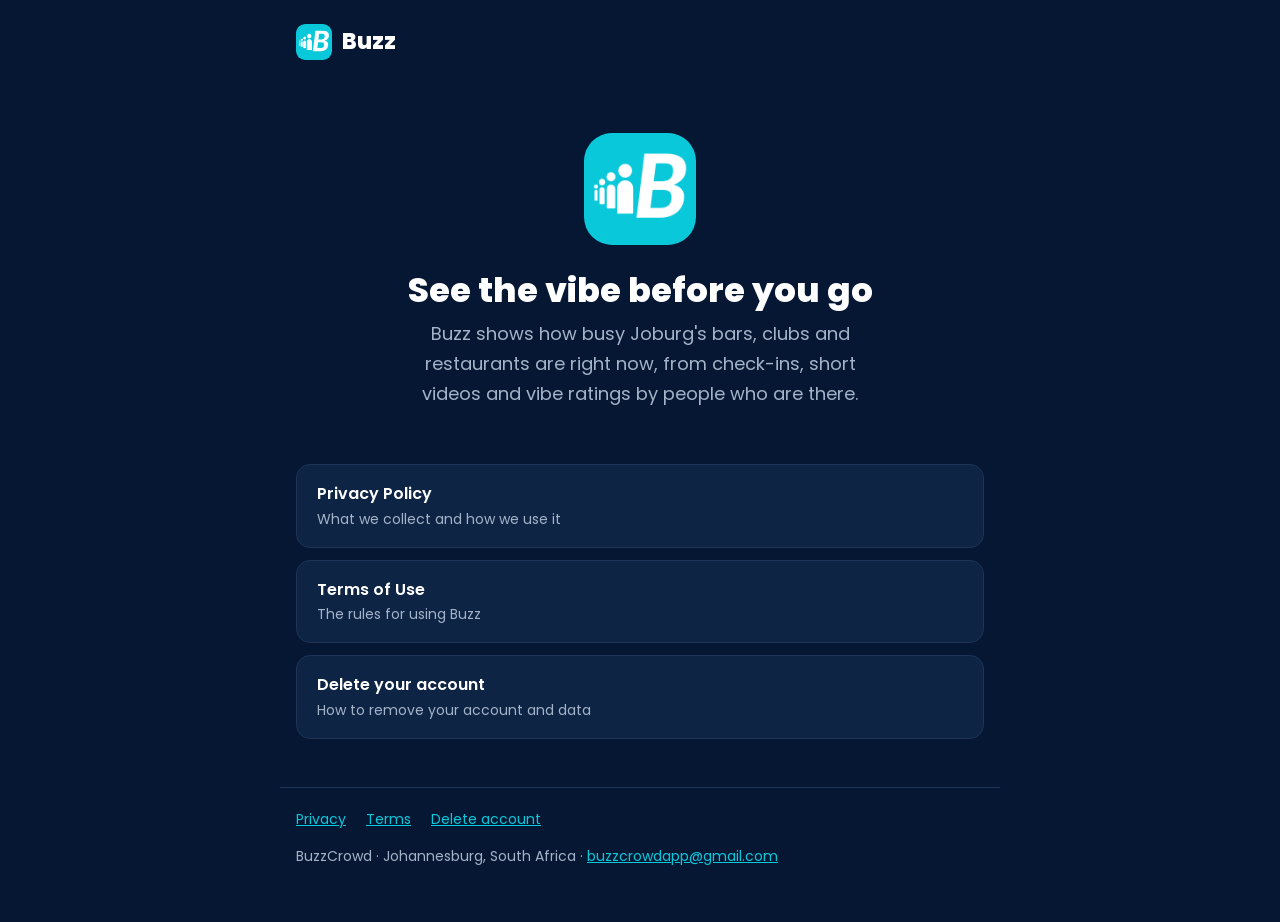
<file: index.html>
<!doctype html>
<html lang="en">
<head>
<meta charset="utf-8">
<meta name="viewport" content="width=device-width, initial-scale=1">
<title>Buzz · See the vibe before you go</title>
<meta name="description" content="Real-time crowd levels at Joburg's venues.">
<link rel="icon" type="image/png" href="logo.png">
<link rel="stylesheet" href="style.css">
</head>
<body>
<header><a class="brand" href=""><img src="logo.png" alt="" width="36" height="36">Buzz</a></header>
<main>
<section class="hero">
<img src="logo.png" alt="Buzz logo" width="112" height="112">
<h1>See the vibe before you go</h1>
<p>Buzz shows how busy Joburg's bars, clubs and restaurants are right now, from check-ins, short videos and vibe ratings by people who are there.</p>
</section>
<div class="links">
<a href="privacy/">Privacy Policy<span>What we collect and how we use it</span></a>
<a href="terms/">Terms of Use<span>The rules for using Buzz</span></a>
<a href="delete-account/">Delete your account<span>How to remove your account and data</span></a>
</div>
</main>
<footer><nav><a href="privacy/">Privacy</a><a href="terms/">Terms</a><a href="delete-account/">Delete account</a></nav><p>BuzzCrowd · Johannesburg, South Africa · <a href="mailto:buzzcrowdapp@gmail.com">buzzcrowdapp@gmail.com</a></p></footer>
</body>
</html>
</file>
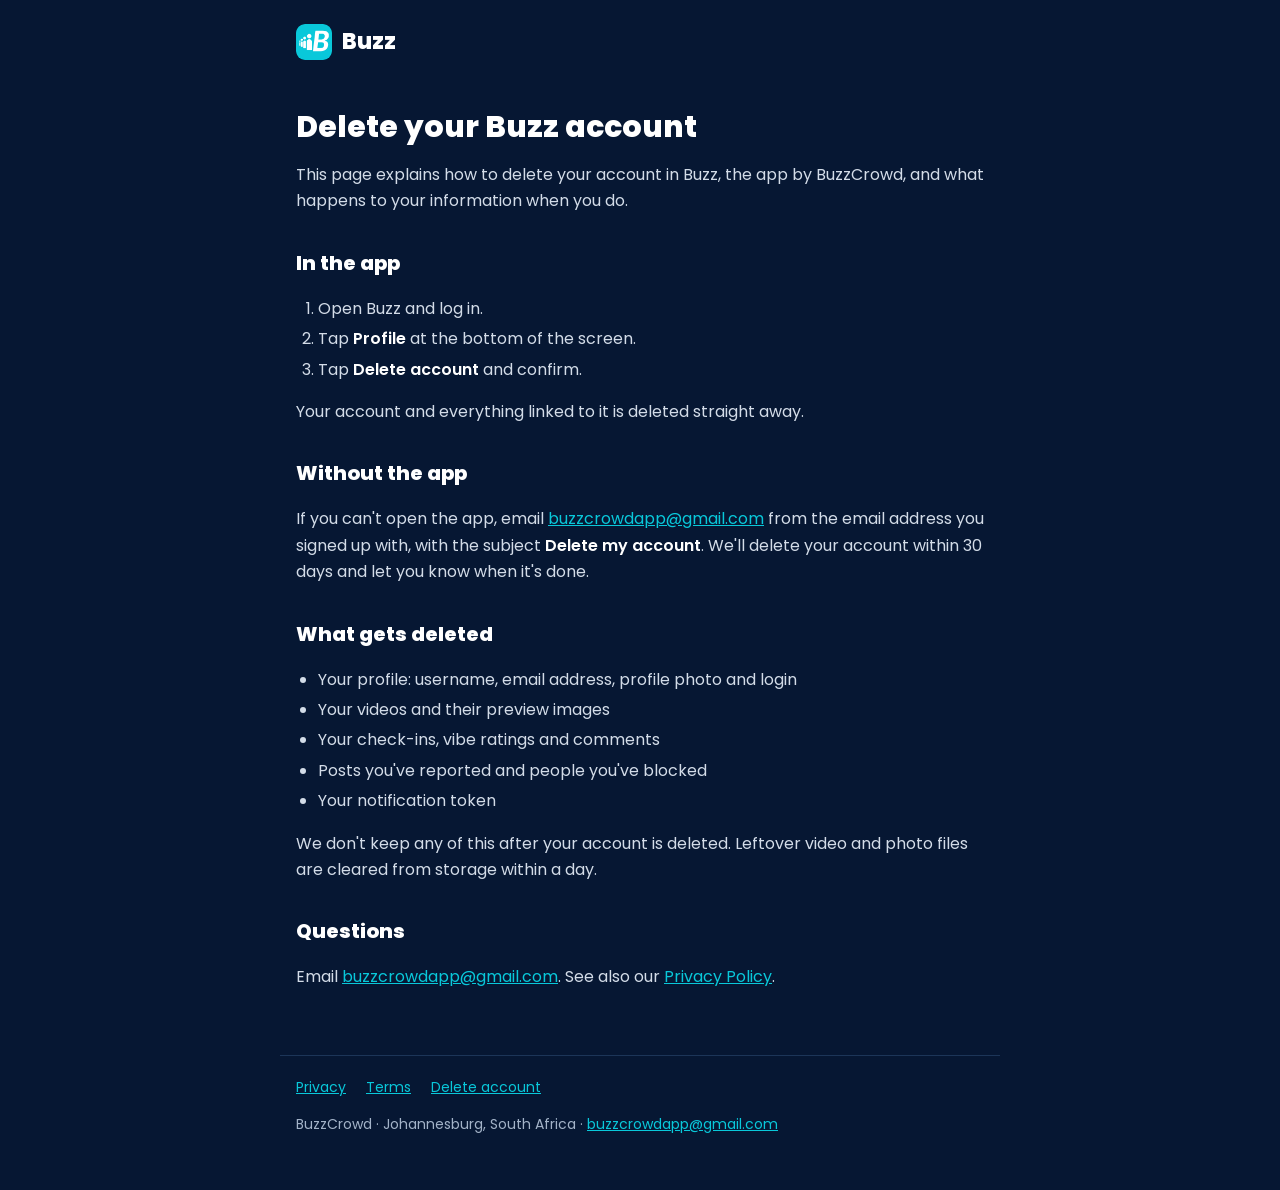
<file: delete-account/index.html>
<!doctype html>
<html lang="en">
<head>
<meta charset="utf-8">
<meta name="viewport" content="width=device-width, initial-scale=1">
<title>Delete your Buzz account · Buzz</title>
<meta name="description" content="Delete your Buzz account for the Buzz app.">
<link rel="icon" type="image/png" href="../logo.png">
<link rel="stylesheet" href="../style.css">
</head>
<body>
<header><a class="brand" href="../"><img src="../logo.png" alt="" width="36" height="36">Buzz</a></header>
<main>
<h1>Delete your Buzz account</h1>
<p>This page explains how to delete your account in Buzz, the app by BuzzCrowd, and what happens to your information when you do.</p>
<h2>In the app</h2>
<ol>
<li>Open Buzz and log in.</li>
<li>Tap <strong>Profile</strong> at the bottom of the screen.</li>
<li>Tap <strong>Delete account</strong> and confirm.</li>
</ol>
<p>Your account and everything linked to it is deleted straight away.</p>
<h2>Without the app</h2>
<p>If you can't open the app, email <a href="mailto:buzzcrowdapp@gmail.com">buzzcrowdapp@gmail.com</a> from the email address you signed up with, with the subject <strong>Delete my account</strong>. We'll delete your account within 30 days and let you know when it's done.</p>
<h2>What gets deleted</h2>
<ul>
<li>Your profile: username, email address, profile photo and login</li>
<li>Your videos and their preview images</li>
<li>Your check-ins, vibe ratings and comments</li>
<li>Posts you've reported and people you've blocked</li>
<li>Your notification token</li>
</ul>
<p>We don't keep any of this after your account is deleted. Leftover video and photo files are cleared from storage within a day.</p>
<h2>Questions</h2>
<p>Email <a href="mailto:buzzcrowdapp@gmail.com">buzzcrowdapp@gmail.com</a>. See also our <a href="../privacy/">Privacy Policy</a>.</p>
</main>
<footer><nav><a href="../privacy/">Privacy</a><a href="../terms/">Terms</a><a href="../delete-account/">Delete account</a></nav><p>BuzzCrowd · Johannesburg, South Africa · <a href="mailto:buzzcrowdapp@gmail.com">buzzcrowdapp@gmail.com</a></p></footer>
</body>
</html>
</file>
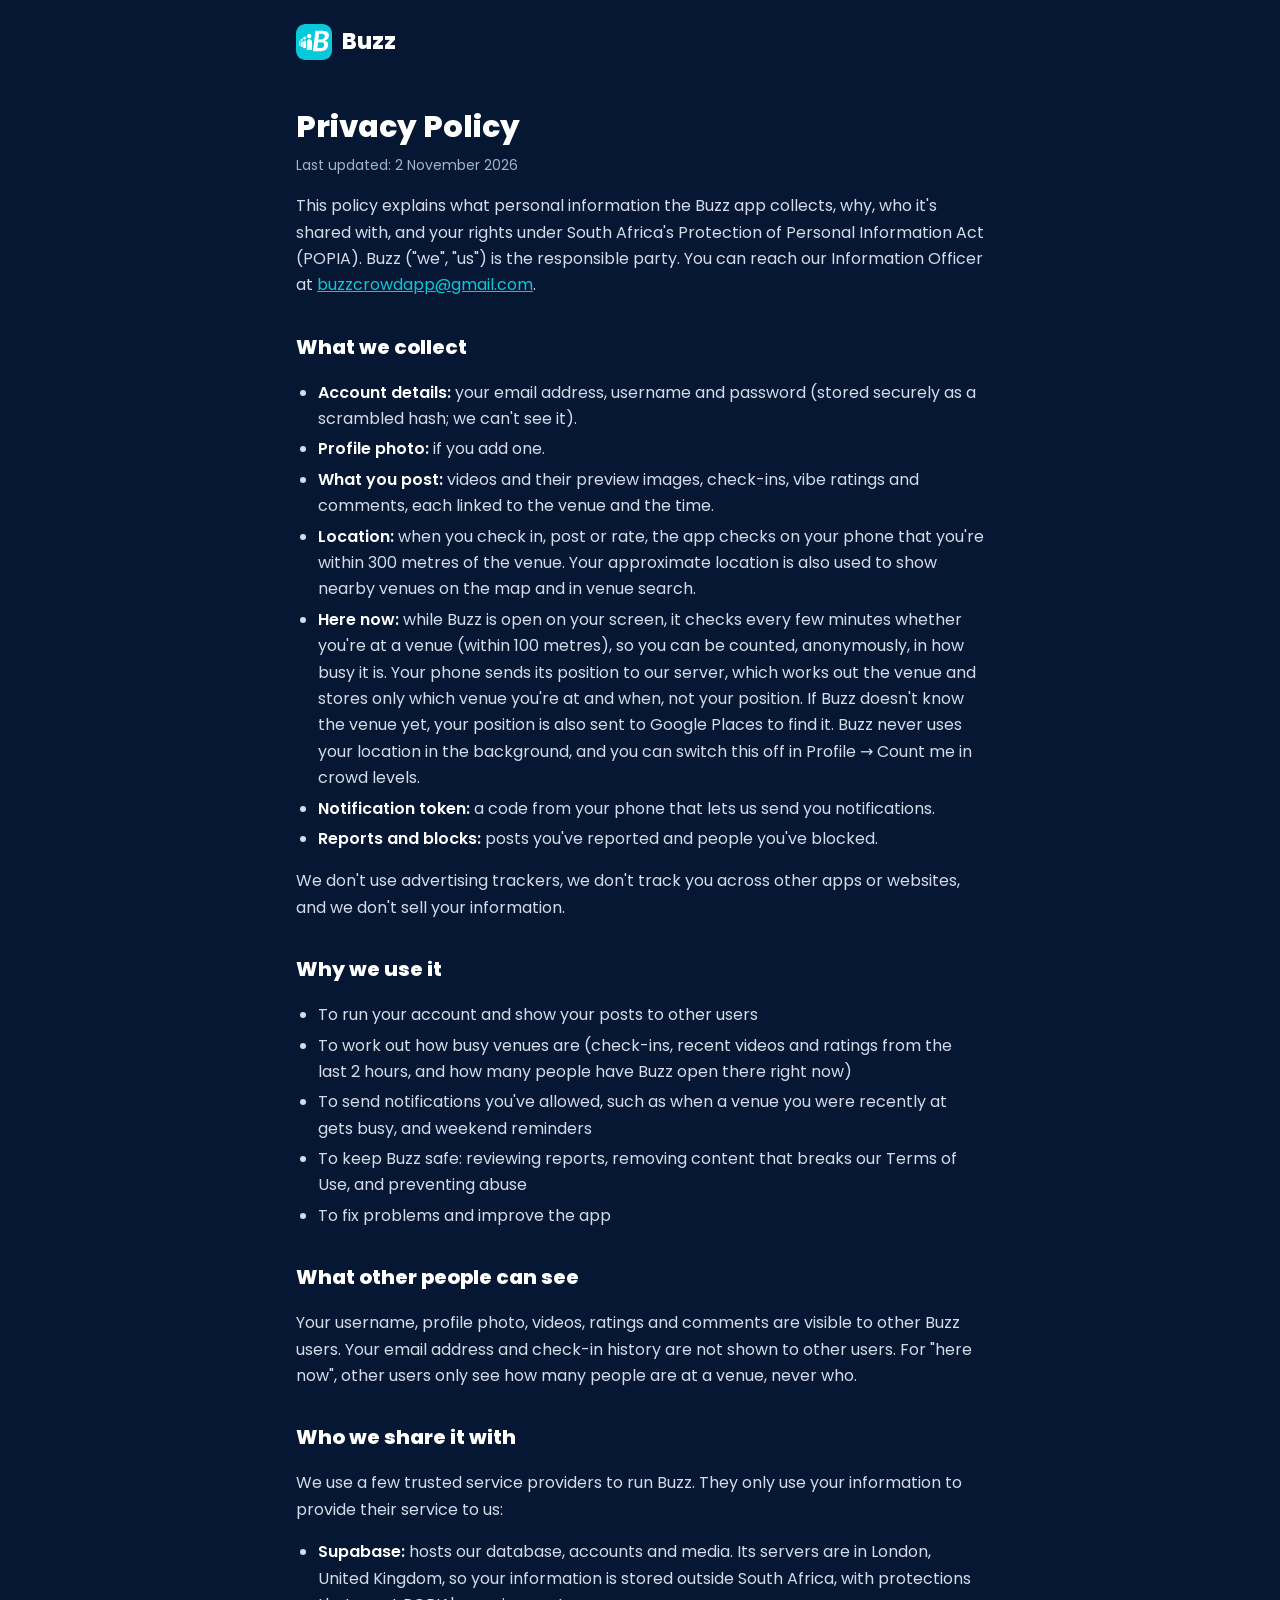
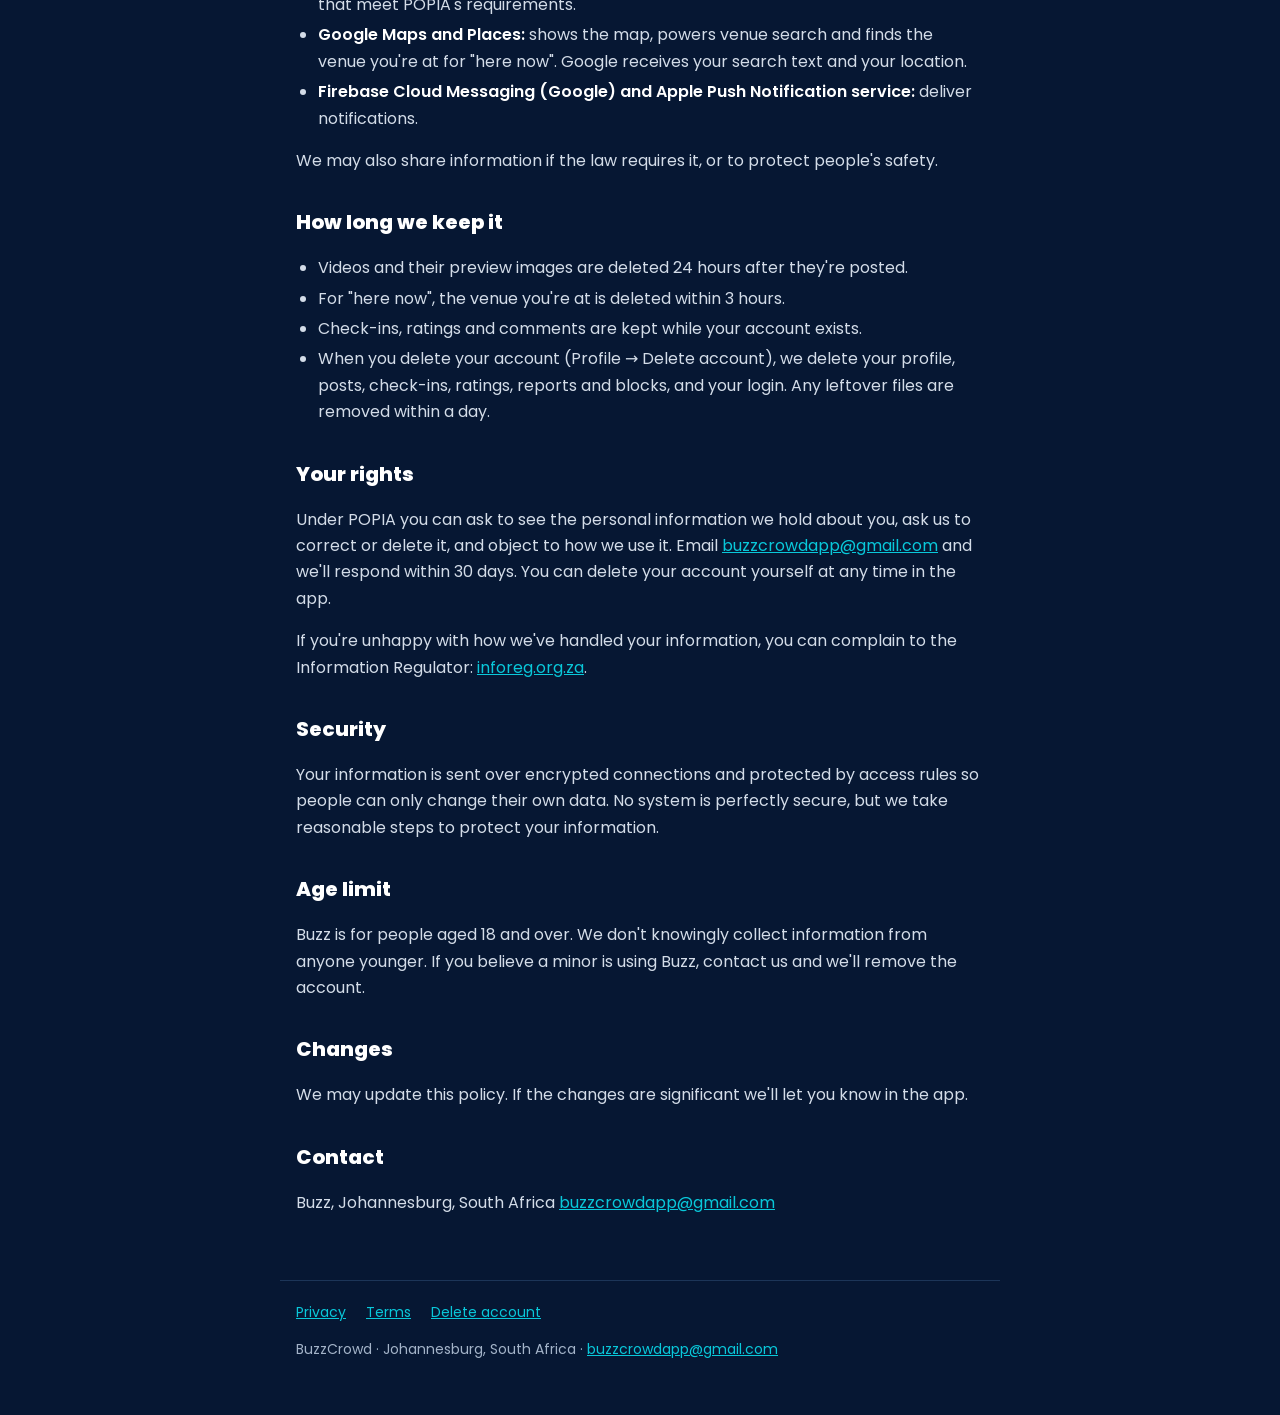
<file: privacy/index.html>
<!doctype html>
<html lang="en">
<head>
<meta charset="utf-8">
<meta name="viewport" content="width=device-width, initial-scale=1">
<title>Privacy Policy · Buzz</title>
<meta name="description" content="Privacy Policy for the Buzz app.">
<link rel="icon" type="image/png" href="../logo.png">
<link rel="stylesheet" href="../style.css">
</head>
<body>
<header><a class="brand" href="../"><img src="../logo.png" alt="" width="36" height="36">Buzz</a></header>
<main>
<h1>Privacy Policy</h1>
<p class="updated">Last updated: 2 November 2026</p>
<p>This policy explains what personal information the Buzz app collects, why, who it's shared with, and your rights under South Africa's Protection of Personal Information Act (POPIA). Buzz ("we", "us") is the responsible party. You can reach our Information Officer at <a href="mailto:buzzcrowdapp@gmail.com">buzzcrowdapp@gmail.com</a>.</p>
<h2>What we collect</h2>
<ul>
<li><strong>Account details:</strong> your email address, username and password (stored securely as a scrambled hash; we can't see it).</li>
<li><strong>Profile photo:</strong> if you add one.</li>
<li><strong>What you post:</strong> videos and their preview images, check-ins, vibe ratings and comments, each linked to the venue and the time.</li>
<li><strong>Location:</strong> when you check in, post or rate, the app checks on your phone that you're within 300 metres of the venue. Your approximate location is also used to show nearby venues on the map and in venue search.</li>
<li><strong>Here now:</strong> while Buzz is open on your screen, it checks every few minutes whether you're at a venue (within 100 metres), so you can be counted, anonymously, in how busy it is. Your phone sends its position to our server, which works out the venue and stores only which venue you're at and when, not your position. If Buzz doesn't know the venue yet, your position is also sent to Google Places to find it. Buzz never uses your location in the background, and you can switch this off in Profile → Count me in crowd levels.</li>
<li><strong>Notification token:</strong> a code from your phone that lets us send you notifications.</li>
<li><strong>Reports and blocks:</strong> posts you've reported and people you've blocked.</li>
</ul>
<p>We don't use advertising trackers, we don't track you across other apps or websites, and we don't sell your information.</p>
<h2>Why we use it</h2>
<ul>
<li>To run your account and show your posts to other users</li>
<li>To work out how busy venues are (check-ins, recent videos and ratings from the last 2 hours, and how many people have Buzz open there right now)</li>
<li>To send notifications you've allowed, such as when a venue you were recently at gets busy, and weekend reminders</li>
<li>To keep Buzz safe: reviewing reports, removing content that breaks our Terms of Use, and preventing abuse</li>
<li>To fix problems and improve the app</li>
</ul>
<h2>What other people can see</h2>
<p>Your username, profile photo, videos, ratings and comments are visible to other Buzz users. Your email address and check-in history are not shown to other users. For "here now", other users only see how many people are at a venue, never who.</p>
<h2>Who we share it with</h2>
<p>We use a few trusted service providers to run Buzz. They only use your information to provide their service to us:</p>
<ul>
<li><strong>Supabase:</strong> hosts our database, accounts and media. Its servers are in London, United Kingdom, so your information is stored outside South Africa, with protections that meet POPIA's requirements.</li>
<li><strong>Google Maps and Places:</strong> shows the map, powers venue search and finds the venue you're at for "here now". Google receives your search text and your location.</li>
<li><strong>Firebase Cloud Messaging (Google) and Apple Push Notification service:</strong> deliver notifications.</li>
</ul>
<p>We may also share information if the law requires it, or to protect people's safety.</p>
<h2>How long we keep it</h2>
<ul>
<li>Videos and their preview images are deleted 24 hours after they're posted.</li>
<li>For "here now", the venue you're at is deleted within 3 hours.</li>
<li>Check-ins, ratings and comments are kept while your account exists.</li>
<li>When you delete your account (Profile → Delete account), we delete your profile, posts, check-ins, ratings, reports and blocks, and your login. Any leftover files are removed within a day.</li>
</ul>
<h2>Your rights</h2>
<p>Under POPIA you can ask to see the personal information we hold about you, ask us to correct or delete it, and object to how we use it. Email <a href="mailto:buzzcrowdapp@gmail.com">buzzcrowdapp@gmail.com</a> and we'll respond within 30 days. You can delete your account yourself at any time in the app.</p>
<p>If you're unhappy with how we've handled your information, you can complain to the Information Regulator: <a href="https://inforeg.org.za">inforeg.org.za</a>.</p>
<h2>Security</h2>
<p>Your information is sent over encrypted connections and protected by access rules so people can only change their own data. No system is perfectly secure, but we take reasonable steps to protect your information.</p>
<h2>Age limit</h2>
<p>Buzz is for people aged 18 and over. We don't knowingly collect information from anyone younger. If you believe a minor is using Buzz, contact us and we'll remove the account.</p>
<h2>Changes</h2>
<p>We may update this policy. If the changes are significant we'll let you know in the app.</p>
<h2>Contact</h2>
<p>Buzz, Johannesburg, South Africa <a href="mailto:buzzcrowdapp@gmail.com">buzzcrowdapp@gmail.com</a></p>
</main>
<footer><nav><a href="../privacy/">Privacy</a><a href="../terms/">Terms</a><a href="../delete-account/">Delete account</a></nav><p>BuzzCrowd · Johannesburg, South Africa · <a href="mailto:buzzcrowdapp@gmail.com">buzzcrowdapp@gmail.com</a></p></footer>
</body>
</html>
</file>
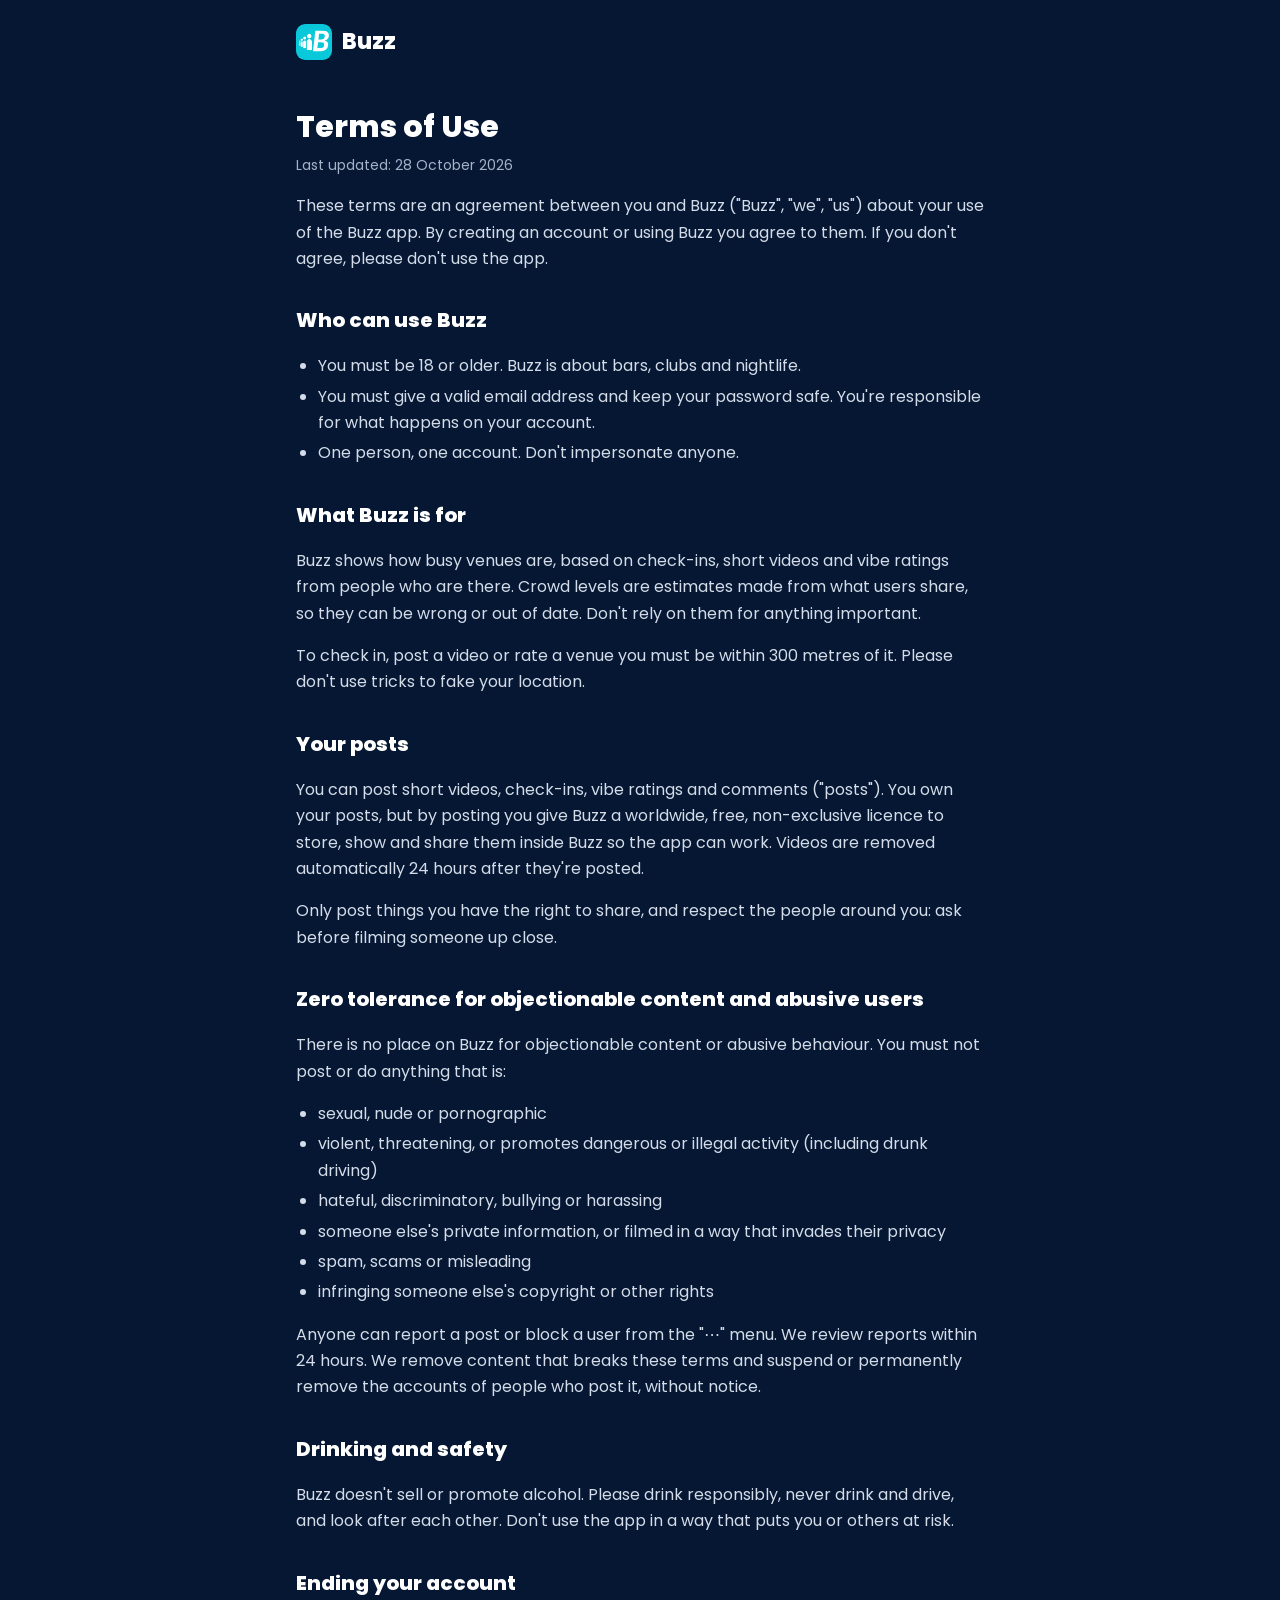
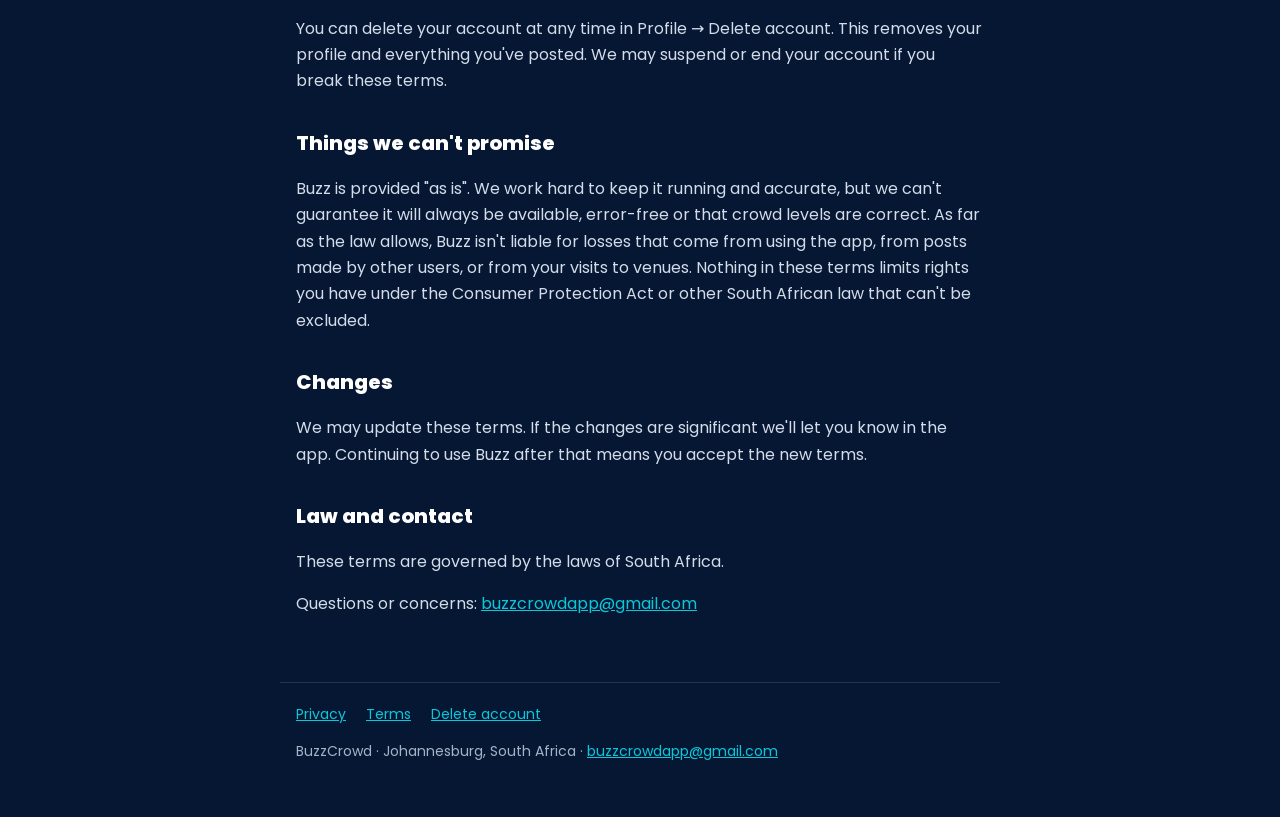
<file: terms/index.html>
<!doctype html>
<html lang="en">
<head>
<meta charset="utf-8">
<meta name="viewport" content="width=device-width, initial-scale=1">
<title>Terms of Use · Buzz</title>
<meta name="description" content="Terms of Use for the Buzz app.">
<link rel="icon" type="image/png" href="../logo.png">
<link rel="stylesheet" href="../style.css">
</head>
<body>
<header><a class="brand" href="../"><img src="../logo.png" alt="" width="36" height="36">Buzz</a></header>
<main>
<h1>Terms of Use</h1>
<p class="updated">Last updated: 28 October 2026</p>
<p>These terms are an agreement between you and Buzz ("Buzz", "we", "us") about your use of the Buzz app. By creating an account or using Buzz you agree to them. If you don't agree, please don't use the app.</p>
<h2>Who can use Buzz</h2>
<ul>
<li>You must be 18 or older. Buzz is about bars, clubs and nightlife.</li>
<li>You must give a valid email address and keep your password safe. You're responsible for what happens on your account.</li>
<li>One person, one account. Don't impersonate anyone.</li>
</ul>
<h2>What Buzz is for</h2>
<p>Buzz shows how busy venues are, based on check-ins, short videos and vibe ratings from people who are there. Crowd levels are estimates made from what users share, so they can be wrong or out of date. Don't rely on them for anything important.</p>
<p>To check in, post a video or rate a venue you must be within 300 metres of it. Please don't use tricks to fake your location.</p>
<h2>Your posts</h2>
<p>You can post short videos, check-ins, vibe ratings and comments ("posts"). You own your posts, but by posting you give Buzz a worldwide, free, non-exclusive licence to store, show and share them inside Buzz so the app can work. Videos are removed automatically 24 hours after they're posted.</p>
<p>Only post things you have the right to share, and respect the people around you: ask before filming someone up close.</p>
<h2>Zero tolerance for objectionable content and abusive users</h2>
<p>There is no place on Buzz for objectionable content or abusive behaviour. You must not post or do anything that is:</p>
<ul>
<li>sexual, nude or pornographic</li>
<li>violent, threatening, or promotes dangerous or illegal activity (including drunk driving)</li>
<li>hateful, discriminatory, bullying or harassing</li>
<li>someone else's private information, or filmed in a way that invades their privacy</li>
<li>spam, scams or misleading</li>
<li>infringing someone else's copyright or other rights</li>
</ul>
<p>Anyone can report a post or block a user from the "⋯" menu. We review reports within 24 hours. We remove content that breaks these terms and suspend or permanently remove the accounts of people who post it, without notice.</p>
<h2>Drinking and safety</h2>
<p>Buzz doesn't sell or promote alcohol. Please drink responsibly, never drink and drive, and look after each other. Don't use the app in a way that puts you or others at risk.</p>
<h2>Ending your account</h2>
<p>You can delete your account at any time in Profile → Delete account. This removes your profile and everything you've posted. We may suspend or end your account if you break these terms.</p>
<h2>Things we can't promise</h2>
<p>Buzz is provided "as is". We work hard to keep it running and accurate, but we can't guarantee it will always be available, error-free or that crowd levels are correct. As far as the law allows, Buzz isn't liable for losses that come from using the app, from posts made by other users, or from your visits to venues. Nothing in these terms limits rights you have under the Consumer Protection Act or other South African law that can't be excluded.</p>
<h2>Changes</h2>
<p>We may update these terms. If the changes are significant we'll let you know in the app. Continuing to use Buzz after that means you accept the new terms.</p>
<h2>Law and contact</h2>
<p>These terms are governed by the laws of South Africa.</p>
<p>Questions or concerns: <a href="mailto:buzzcrowdapp@gmail.com">buzzcrowdapp@gmail.com</a></p>
</main>
<footer><nav><a href="../privacy/">Privacy</a><a href="../terms/">Terms</a><a href="../delete-account/">Delete account</a></nav><p>BuzzCrowd · Johannesburg, South Africa · <a href="mailto:buzzcrowdapp@gmail.com">buzzcrowdapp@gmail.com</a></p></footer>
</body>
</html>
</file>
<file: style.css>
@font-face { font-family: Poppins; font-weight: 400; src: url(fonts/Poppins-Regular.ttf); font-display: swap; }
@font-face { font-family: Poppins; font-weight: 600; src: url(fonts/Poppins-SemiBold.ttf); font-display: swap; }
@font-face { font-family: Poppins; font-weight: 800; src: url(fonts/Poppins-ExtraBold.ttf); font-display: swap; }
:root { --brand: #09C8DA; --ink: #061733; --card: #0E2445; --border: #1C3558; --text: #FFFFFF; --body: #D3DCE8; --muted: #A3B3C8; }
* { box-sizing: border-box; }
body { margin: 0; background: var(--ink); color: var(--body); font: 16px/1.65 Poppins, system-ui, sans-serif; }
a { color: var(--brand); }
header, main, footer { max-width: 720px; margin: 0 auto; padding: 0 16px; }
header { padding-top: 24px; }
.brand { display: inline-flex; align-items: center; gap: 10px; color: var(--text); font-weight: 800; font-size: 22px; text-decoration: none; }
.brand img { border-radius: 9px; }
main { padding-top: 24px; padding-bottom: 48px; }
h1 { color: var(--text); font-size: 30px; line-height: 1.25; margin: 16px 0 8px; }
h2 { color: var(--text); font-size: 20px; margin: 32px 0 8px; }
ul, ol { padding-left: 22px; }
li { margin: 4px 0; }
strong { color: var(--text); font-weight: 600; }
.updated { color: var(--muted); font-size: 14px; margin-top: 0; }
.hero { text-align: center; padding: 40px 0 16px; }
.hero img { border-radius: 28px; }
.hero h1 { font-size: 34px; }
.hero p { color: var(--muted); font-size: 18px; max-width: 480px; margin: 8px auto 0; }
.links { display: grid; gap: 12px; margin-top: 40px; }
.links a { display: block; background: var(--card); border: 1px solid var(--border); border-radius: 14px; padding: 16px 20px; color: var(--text); font-weight: 600; text-decoration: none; }
.links a span { display: block; color: var(--muted); font-weight: 400; font-size: 14px; }
footer { border-top: 1px solid var(--border); padding-top: 20px; padding-bottom: 40px; color: var(--muted); font-size: 14px; }
footer nav { display: flex; flex-wrap: wrap; gap: 8px 20px; margin-bottom: 8px; }
</file>
